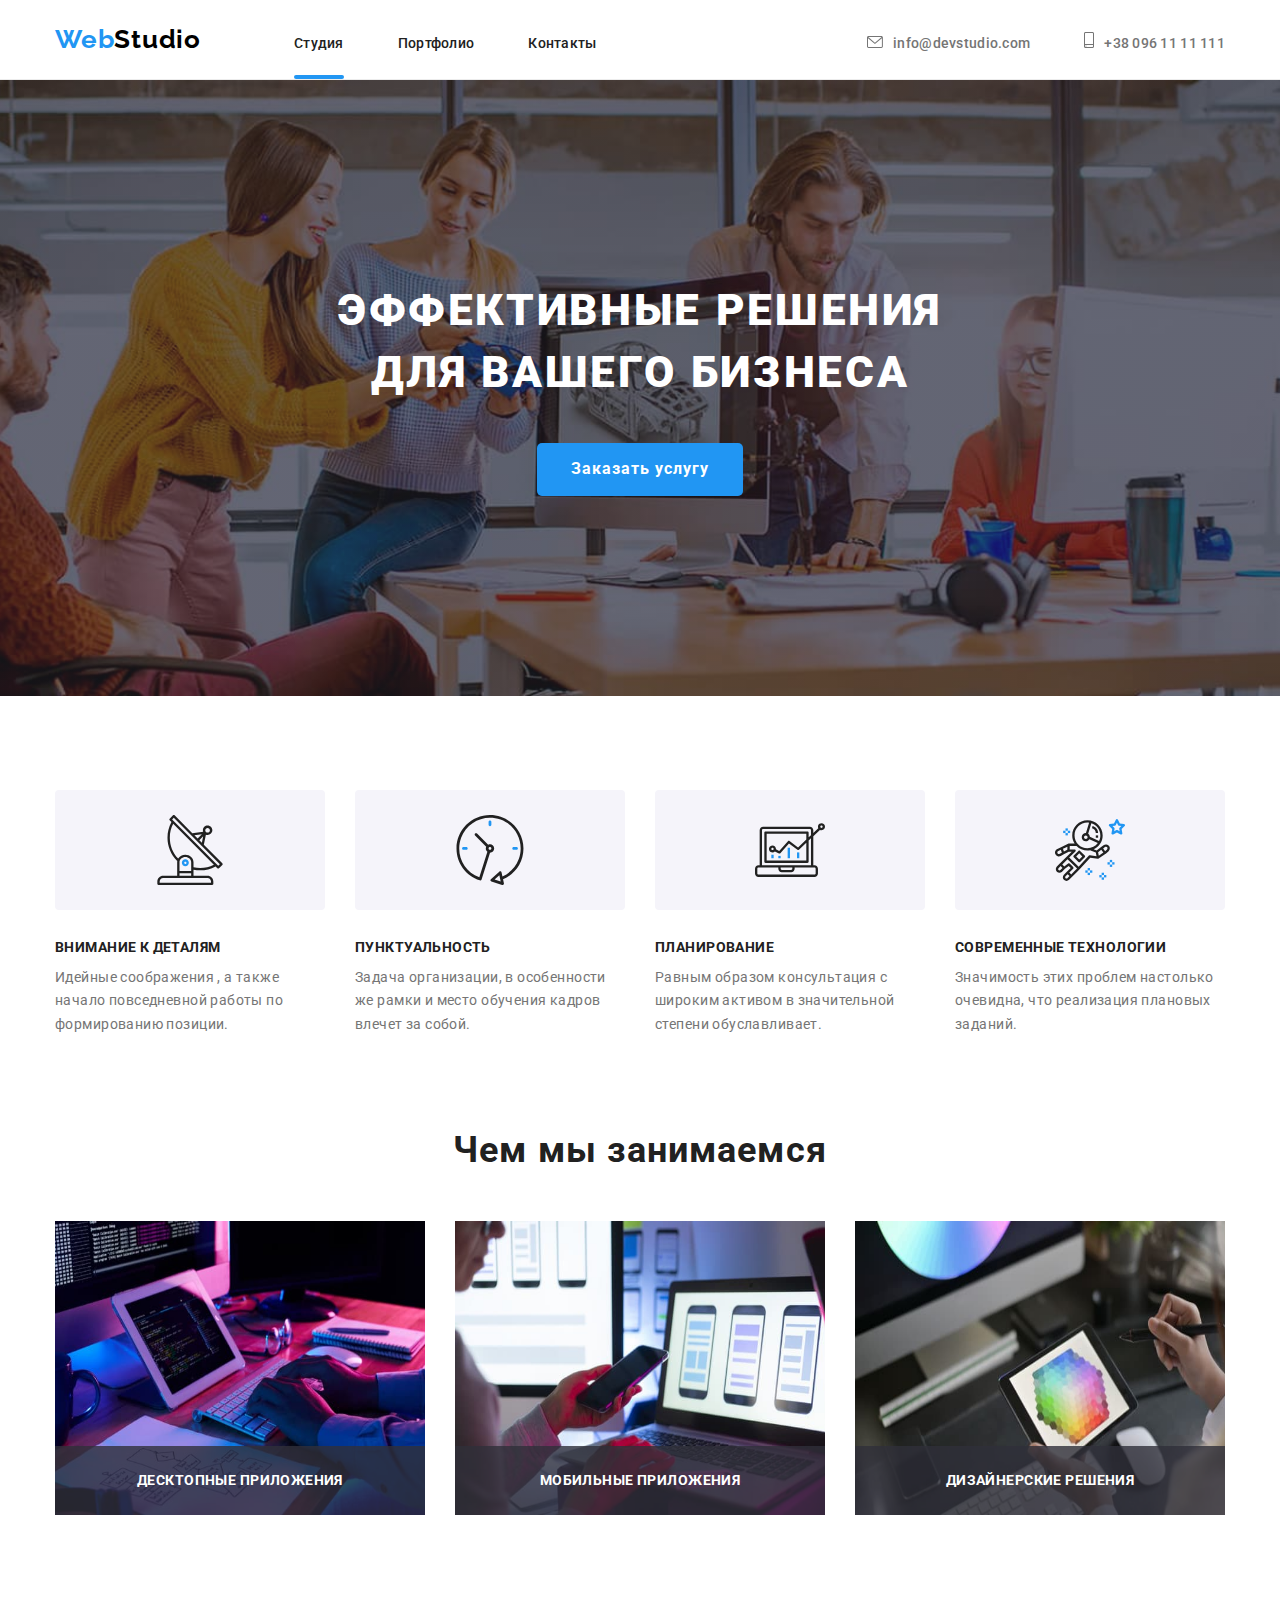
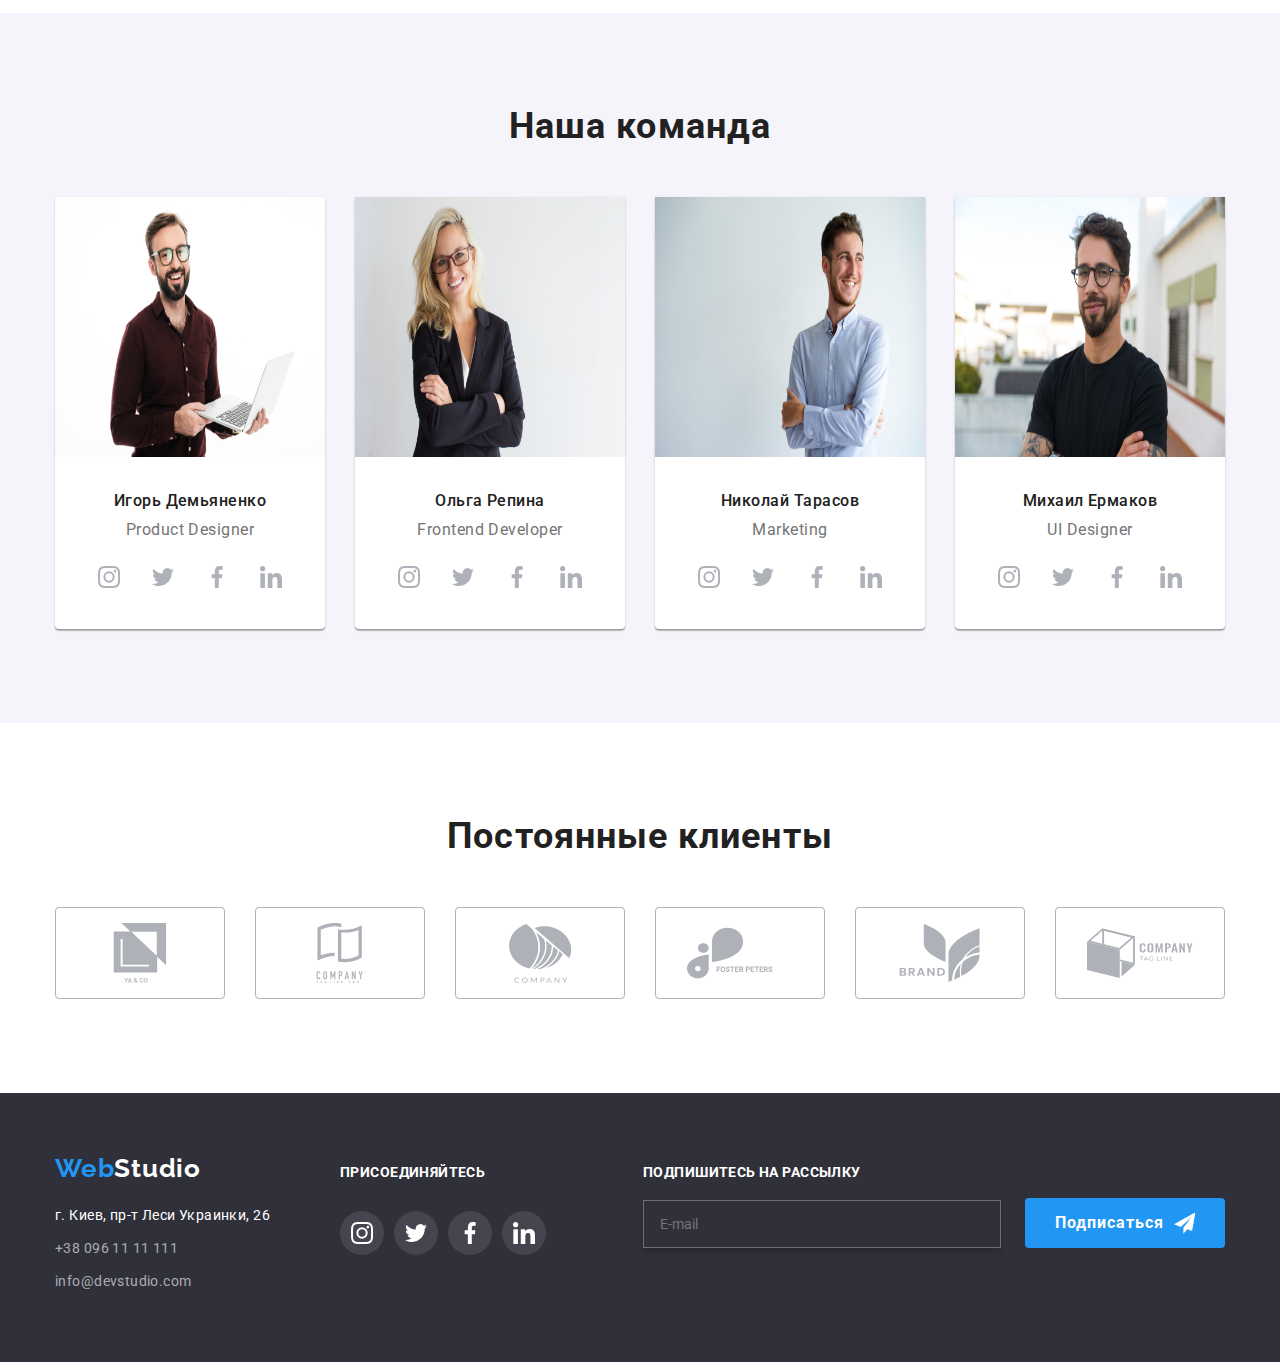
<file: index.html>
<!DOCTYPE html>
<head lang="ru">
<meta charset="UTF-8">
<meta http-equiv="X-UA-Compatible" content="IE=edge">
<meta name="viewport" content="width=device-width, initial-scale=1.0">
<title>WebStudio</title>
<link href="https://fonts.googleapis.com/css2?family=Raleway:wght@700&family=Roboto:wght@400;500;700;900&display=swap"
 rel="stylesheet">
 <link href="https://cdnjs.cloudflare.com/ajax/libs/modern-normalize/1.1.0/modern-normalize.min.css" rel="stylesheet">
<link href="css/styles.css" rel="stylesheet">
<link href="">
</head>
<body>
    <!--1 квадрат-->
    <header>
        <div class="container">
        <a href="index.html" class="header-part logo" lang="en" ><span>Web</span>Studio</a>
        <nav class="header-part">
            <ul class="pages-list link">
                <li><a href="index.html" onclick="return false" class="now">Студия</a></li>
                <li><a href="portfolio.html" >Портфолио</a></li>
                <li><a href="/">Контакты</a></li>
            </ul>
        </nav>
        <div class="contacts header-part">
            <a href="mailto:info@devstudio.com" class=" contact"><svg width="16" height="12"><use href="./images/icons.svg#envelope"></use></svg>info@devstudio.com</a>
            <a href="tel:+380961111111" class=" contact"><svg width="10" height="16"><use href="./images/icons.svg#smartphone"></use></svg>+38 096 11 11 111</a>
            </div>
        </div>
    </div>
    </header>
    <!--2 квадрат-->
    <main>
    <section class="service section">
        <div class="container">
    <h1>Эффективные решения для вашего бизнеса</h1>
    <button type="button" data-modal-open>Заказать услугу</button>
</div>
    </section >
    <!--3 квадрат 1-я часть-->
    <section class="box-1 section" >
        <div class="container">
        <h2 class="none"> Наши качества</h2>
        <ul>
            <li>
<div class="case"><svg width="70px" height="70px">
    <use href="./images/icons.svg#Wi-Fi"></use>
</svg></div>
        <h3>Внимание к деталям</h3>
        <p>Идейные соображения
            , а также <br>начало повседневной работы по формированию
             позиции.</p></li>
             <li > 
                <div class="case"><svg width="70px" height="70px">
                    <use href="./images/icons.svg#Clock"></use>
                </svg></div>
            <h3>Пунктуальность</h3>
        <p>Задача организации, 
            в особенности<br> же рамки и место обучения кадров<br> влечет
             за собой.
        </p></li>
        <li >
<div class="case"><svg width="70px" height="70px">
    <use href="./images/icons.svg#Compik"></use>
</svg></div>
            <h3>Планирование</h3>
        <p>Равным образом консультация
            с <br> широким активом в значительной<br>  степени обуславливает.</p></li>
            <li >
<div class="case"><svg width="70px" height="70px">
    <use href="./images/icons.svg#Cosmo"></use>
</svg></div>
            <h3>Современные технологии</h3>
        <p>Значимость этих проблем настолько <br> очевидна, 
            что реализация плановых<br>  заданий.</p></li>
        </ul>
    </div>
    </section>
    <section class="box-2">
    <div class="container">
    <h2>Чем мы занимаемся</h2>
    <ul >
    <li><img src="images/images-studio/eff34a388bbc6409758a002e5a58c3ca.jpg" 
        alt="programer-working-his-desk-office" width="370" height="294"><p class="type-work">Десктопные приложения</p></li>
    <li><img src="images/images-studio/fe209b7db875477ca0f844823574082d.jpg"
         alt="web-ui-designers-are-developing-application-smartphones-team-creators-is-working-interface-mobile-phones"
    width="370px" height="294px"><p class="type-work">Мобильные приложения</p></li>
    <li><img src="images/images-studio/ff490664ba91f138b9f708e01d65306a.jpg"
         alt="creative-artist-web-design-with-working-colour-selection-graphic-tablet"
    width="370px" height="294px"><p class="type-work">Дизайнерские решения</p></li>
    </div>
</ul>
</div>
    </section>
    <!--2-я часть-->
    <section class="team section">
        <div class="container">
    <h2>Наша команда</h2>
         <ul class="team-list">
            <li><img src="images/images-studio/01b0562402f9066520924acac0be8dc7.jpg" alt="Фотография" width="270px" height="260px">
        <div class="box">
            <h3>Игорь Демьяненко</h3>
            <p>Product Designer</p>
            <ul class="icon">
                <li><a href="/"><svg width="22px" height="22px"><use href="./images/icons.svg#Instagram"></use></svg></li></a>
                <li><a href="/"><svg width="22px" height="22px"><use href="./images/icons.svg#Twitter"></use></svg></li></a>
                <li><a href="/"><svg width="22px" height="22px"><use href="./images/icons.svg#Facebook"></use></svg></li></a>
                <li><a href="/"><svg width="22px" height="22px"><use href="./images/icons.svg#Linkedin"></use></svg></li></a>
            </ul></div></li>
            <li><img src="images/images-studio/8ed9ff0c05008e3e7ae5285b05efd211.jpg" alt="Фотография" width="270px" height="260px">
        <div class="box">
            <h3>Ольга Репина</h3>
            <p>Frontend Developer</p>
            <ul class="icon">
                <li><a href="/"><svg width="22px" height="22px"><use href="./images/icons.svg#Instagram"></use></svg></li></a>
                <li><a href="/"><svg width="22px" height="22px"><use href="./images/icons.svg#Twitter"></use></svg></li></a>
                <li><a href="/"><svg width="22px" height="22px"><use href="./images/icons.svg#Facebook"></use></svg></li></a>
                <li><a href="/"><svg width="22px" height="22px"><use href="./images/icons.svg#Linkedin"></use></svg></li></a>
            </ul></div></li>
            <li> <img src="images/images-studio/c03fb848ed9dfc89543bbe97156c3661.jpg" alt="Фотография" width="270px" height="260px">
        <div class="box">
            <h3>Николай Тарасов</h3>
            <p>Marketing</p>
            <ul class="icon">
                <li><a href="/"><svg width="22px" height="22px"><use href="./images/icons.svg#Instagram"></use></svg></li></a>
                <li><a href="/"><svg width="22px" height="22px"><use href="./images/icons.svg#Twitter"></use></svg></li></a>
                <li><a href="/"><svg width="22px" height="22px"><use href="./images/icons.svg#Facebook"></use></svg></li></a>
                <li><a href="/"><svg width="22px" height="22px"><use href="./images/icons.svg#Linkedin"></use></svg></li></a>
            </ul></div></li>
        <li><img src="images/images-studio/7ff905b2d5f56aa0d2b29aa48e997cd8.jpg"  alt="Фотография" width="270px" height="260px">
        <div class="box">
            <h3>Михаил Ермаков</h3>
            <p>UI Designer</p>
            <ul class="icon">
                <li><a href="/"><svg width="22px" height="22px"><use href="./images/icons.svg#Instagram"></use></svg></li></a>
                <li><a href="/"><svg width="22px" height="22px"><use href="./images/icons.svg#Twitter"></use></svg></li></a>
                <li><a href="/"><svg width="22px" height="22px"><use href="./images/icons.svg#Facebook"></use></svg></li></a>
                <li><a href="/"><svg width="22px" height="22px"><use href="./images/icons.svg#Linkedin"></use></svg></li></a>
            </ul></div></li>
        </ul>
    </div>
</section>
<section class="clients section">
    <div class="container">
    <h2>Постоянные клиенты</h2>
    <ul>
        <li><a href="/">
            <svg width="106px" height="60px">
                <use  href="images/icons.svg#icon-Client-1"></use>
            </svg></a>
        </li>
        <li><a href="/">
            <svg width="106px" height="60px">
                <use href="images/icons.svg#icon-Client-2"></use>
            </svg></a>
        </li>
        <li><a href="/">
            <svg width="106px" height="60px">
                <use href="images/icons.svg#icon-Client-3"></use>
            </svg></a>
        </li>
        <li><a href="/">
            <svg width="106px" height="60px">
                <use href="images/icons.svg#icon-Client-4"></use>
            </svg></a>
        </li>
        <li><a href="/">
            <svg width="106px" height="60px">
                <use  href="images/icons.svg#icon-Client-5"></use>
            </svg></a>
        </li>
        <li><a href="/">
            <svg width="106px" height="60px">
                <use href="images/icons.svg#icon-Client-6"></use>
            </svg>
        </a>
        </li>
    </ul>
</div>
</section>
</main>
<!--4 квадрат-->
    <footer>
        <div class="container">
            <div class="line">
        <a href="index.html" class="footer-logo" lang="en"><span>Web</span>Studio</a>
        <address>
            <ul>
            <li><a href="https://www.google.com/maps/place/%D0%B1%D1%83%D0%BB%D1%8C%D0%B2%D0%B0%D1%80+%D0%9B%D0%B5%D1%81%D1%96+%D0%A3%D0%BA%D1%80%D0%B0%D1%97%D0%BD%D0%BA%D0%B8,+26,+%D0%9A%D0%B8%D1%97%D0%B2,+02000/@50.4265807,30.5361971,17z/" 
            target="_blank"  rel="noopener noreferrer">г. Киев, пр-т Леси Украинки, 26</a> </li>
            <li><a href="tel:+380961111111" class="tel">+38 096 11 11 111</a></li>
            <li><a href="mailto:info@devstudio.com" class="mail">info@devstudio.com</a></li>
    </ul>
    </address>
</div>
<div class="massenger line">
    <h3>присоединяйтесь</h3>
    <ul>
        <li><a href="/"><svg width="22px" height="22px"><use href="./images/icons.svg#Instagram"></use></svg></a></li>
        <li><a href="/"><svg width="22px" height="22px"><use href="./images/icons.svg#Twitter"></use></svg></a></li>
        <li><a href="/"><svg width="22px" height="22px"><use href="./images/icons.svg#Facebook"></use></svg></a></li>
        <li><a href="/"><svg width="22px" height="22px"><use href="./images/icons.svg#Linkedin"></use></svg></a></li>
    </ul>
</div>
<form class="form-footer">
    <label class="row">Подпишитесь на рассылку
        <input type="email" name="email" placeholder="E-mail"></input>
</label>
<button type="submit">Подписаться<svg width="22px" height="22px">
    <use href="images/icons.svg#icon-send"></use>
</svg></button>
</form>
</div>
    </footer>
    <div class="backdrop is-hidden" data-modal>
        <div class="modal">
            <p>Оставьте свои данные, мы вам перезвоним</p>
<form class="modal-form">
    <label  >
        <input type="text" name="name" class="modal-input">
        <span class="input-svg"><svg width="18px" height="18px">
            <use href="./images/icons.svg#person-black"></use>
        </svg></span>
        <span class="up">Имя</span>
    </label>
    <label  >
        <input type="tel" name="tel" class="modal-input">
        <span class="input-svg"><svg width="18px" height="18px">
            <use href="./images/icons.svg#phone-black"></use>
        </svg></span>
        <span class="up">Телефон</span>
    </label>
    <label>
        <input type="email" name="email"  class="modal-input">
        <span class="input-svg"><svg width="18px" height="18px">
            <use href="./images/icons.svg#email-black"></use>
        </svg></span>
        <span class="up">Почта</span>
    </label>
    <label class="textarea">
        <span>Комментарий</span>
        <textarea name="comment" placeholder="Введите текст"></textarea>
    </label>
    <label class="checkbox">
    <input type="checkbox" name="accept"/>
    <span class="icon-checkbox"></span>
    Соглашаюсь с рассылкой и принимаю&nbsp<span>Условия договора</span>
    </label>            
    <button type="submit" class="form-button">Отправить</button>
</form>

        <button type="button" data-modal-close>
            <svg width="11px" height="11px">
            <use href="./images/icons.svg#Vector"></use>
            </svg>
        </button>
    </div>
    </div>
    <script src="js/modal.js"></script>
</body>
</html>
</file>
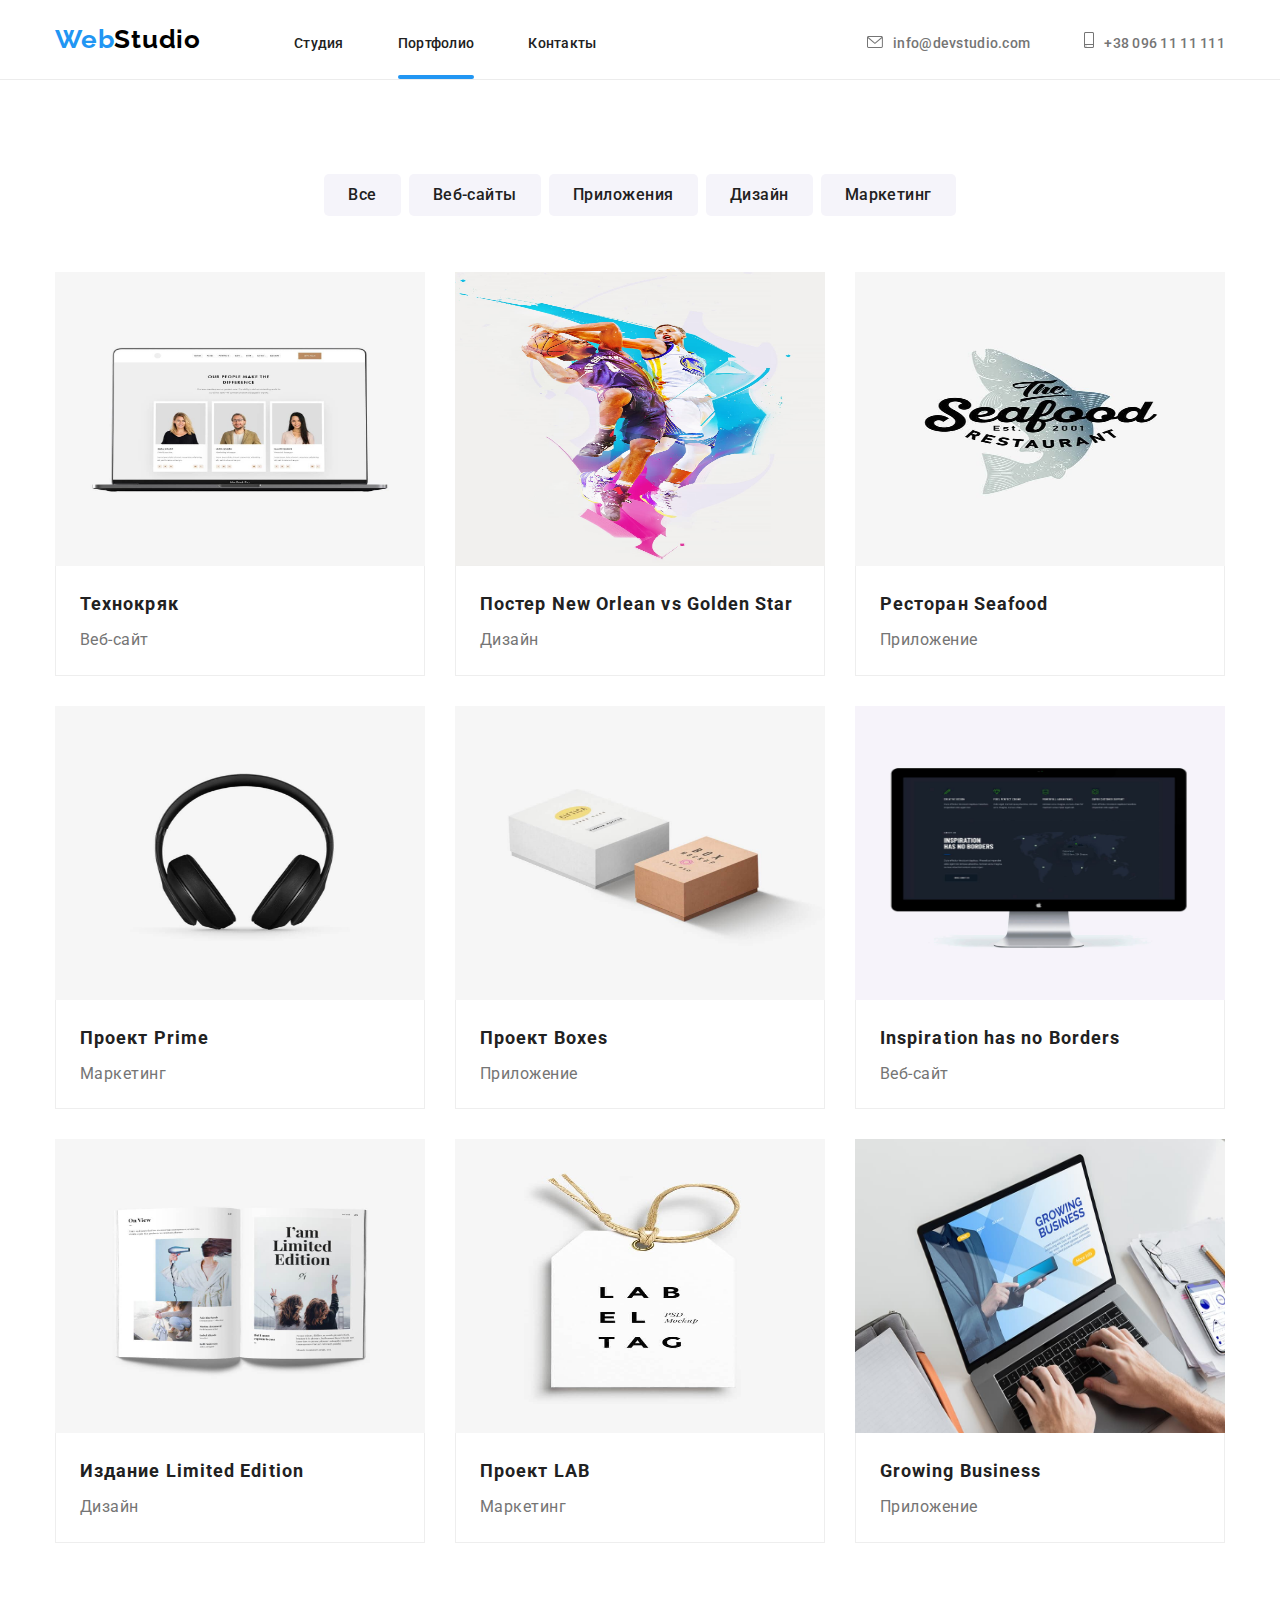
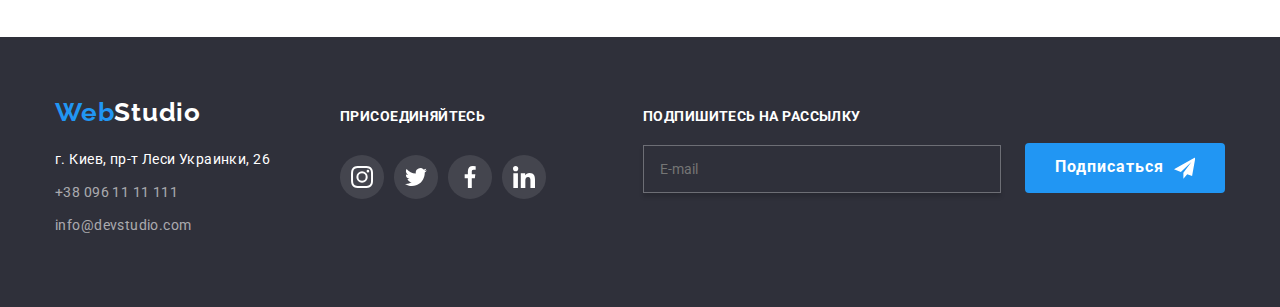
<file: portfolio.html>
<!DOCTYPE html>
<head lang="ru">
    <meta charset="UTF-8">
    <meta http-equiv="X-UA-Compatible" content="IE=edge">
    <meta name="viewport" content="width=device-width, initial-scale=1.0">
<title>WebStudio</title>
<link href="https://fonts.googleapis.com/css2?family=Raleway:wght@700&family=Roboto:wght@400;500;700;900&display=swap"
 rel="stylesheet">
 <link href="https://cdnjs.cloudflare.com/ajax/libs/modern-normalize/1.1.0/modern-normalize.min.css" rel="stylesheet">
 <link href="css/styles.css" rel="stylesheet">
</head>
<body>
    <header>
        <div class="container">
        <a href="index.html" class="logo header-part" lang="en" ><span>Web</span>Studio</a>
        <nav class="header-part">
            <ul class="pages-list link">
                <li><a href="index.html">Студия</a></li>
                <li><a href="portfolio.html" onclick="return false" class="now">Портфолио</a></li>
                <li><a href="/">Контакты</a></li>
            </ul>
        </nav>
        <div class="contacts header-part">
        <a href="mailto:info@devstudio.com" class=" contact"><svg width="16" height="12"><use href="./images/icons.svg#envelope"></use></svg>info@devstudio.com</a>
        <a href="tel:+380961111111" class=" contact"><svg width="10" height="16"><use href="./images/icons.svg#smartphone"></use></svg>+38 096 11 11 111</a>
        </div>
    </div>
    </header>
    <main>
        <section class="section">
            <h1 class="none">portfolio</h1>
            <div class="container">
            <!--button--->
            <ul class="catalog">
                <li ><button type="button" >Все</button></li>
                <li ><button type="button" >Веб-сайты</button></li>
                <li ><button type="button" >Приложения</button></li>
                <li ><button type="button" >Дизайн</button></li>
                <li ><button type="button" >Маркетинг</button></li>
            </ul>
 <!--imeges-list-->
            <ul class="catalog-list">
            <li class="images-portfolio"><div class="overlay-box">
                <img src="images/images-portfolio/ce3ece7da5d4fa1e76837a53a90fe6e4.jpg" alt="product" width="370px" height="295px">
                <p class="overlay">Ресурс предлагает комплексные предложения с разным уровнем функционала и сервисов. 
                    Все это позволит посетителю получить исчерпывающие сведения о компании или частном лице.</p></div>
                <div class="box">
                <h2>Технокряк</h2>
                <p>Веб-сайт</p>
            </li>
            <li class="images-portfolio"><div class="overlay-box">
                <img src="images/images-portfolio/2af7c242b4ca1f507cebceb1a12a0d5e.jpg" alt="product" width="370px" height="295px">
                <p class="overlay">Ресурс предлагает комплексные предложения с разным уровнем функционала и сервисов. 
                    Все это позволит посетителю получить исчерпывающие сведения о компании или частном лице.</p></div>
                <div class="box"><h2>Постер New Orlean vs Golden Star</h2>
                <p>Дизайн</p></div>
            </li>
            <li class="images-portfolio"><div class="overlay-box">
                <img src="images/images-portfolio/1a433c208105e34dc9868a3bff6ab127.jpg" alt="product" width="370px" height="295px">
                <p class="overlay">Ресурс предлагает комплексные предложения с разным уровнем функционала и сервисов. 
                    Все это позволит посетителю получить исчерпывающие сведения о компании или частном лице.</p></div>
                <div class="box"><h2>Ресторан Seafood</h2>
                <p>Приложение</p></div>
            </li>
            <li class="images-portfolio"><div class="overlay-box">
                <img src="images/images-portfolio/ba4be2b1f0cfb199e4af12cdfc7deb53.jpg" alt="product" width="370px" height="295px">
                <p class="overlay">Ресурс предлагает комплексные предложения с разным уровнем функционала и сервисов. 
                    Все это позволит посетителю получить исчерпывающие сведения о компании или частном лице.</p></div>
                <div class="box"><h2>Проект Prime</h2>
                <p>Маркетинг</p></div>
            </li>
            <li class="images-portfolio"><div class="overlay-box">
                <img src="images/images-portfolio/096c3e96fbdfa1efd6ca17564f4b60ac.jpg" alt="product" width="370px" height="295px">
                <p class="overlay">Ресурс предлагает комплексные предложения с разным уровнем функционала и сервисов. 
                    Все это позволит посетителю получить исчерпывающие сведения о компании или частном лице.</p></div>
                <div class="box"><h2>Проект Boxes</h2>
                <p>Приложение</p></div>
            </li>
            <li class="images-portfolio"><div class="overlay-box">
                <img src="images/images-portfolio/35cc11f87c4be2640549c8b71a221417.jpg" alt="product" width="370px" height="295px">
                <p class="overlay">Ресурс предлагает комплексные предложения с разным уровнем функционала и сервисов. 
                    Все это позволит посетителю получить исчерпывающие сведения о компании или частном лице.</p></div>
                <div class="box"><h2 lang="en">Inspiration has no Borders</h2>
                <p>Веб-сайт</p></div>
            </li>
            <li class="images-portfolio"><div class="overlay-box">
                <img src="images/images-portfolio/9883873751631631df6d5595b83d684c.jpg" alt="product" width="370px" height="295px">
                <p class="overlay">Ресурс предлагает комплексные предложения с разным уровнем функционала и сервисов. 
                    Все это позволит посетителю получить исчерпывающие сведения о компании или частном лице.</p></div>
                <div class="box"><h2>Издание Limited Edition</h2>
                <p>Дизайн</p></div>
            </li>
            <li class="images-portfolio"><div class="overlay-box">
                <img src="images/images-portfolio/22b3731453c05728d01567341b63797c.jpg" alt="product" width="370px" height="295px">
                <p class="overlay">Ресурс предлагает комплексные предложения с разным уровнем функционала и сервисов. 
                    Все это позволит посетителю получить исчерпывающие сведения о компании или частном лице.</p></div>
                <div class="box"><h2>Проект LAB</h2>
                <p>Маркетинг</p></div>
            </li>
            <li class="images-portfolio"><div class="overlay-box">
                <img src="images/images-portfolio/dc8bd39cf3d9ed5df9520ffb8173dc62.jpg" alt="product" width="370px" height="295px">
                <p class="overlay">Ресурс предлагает комплексные предложения с разным уровнем функционала и сервисов. 
                    Все это позволит посетителю получить исчерпывающие сведения о компании или частном лице.</p></div>
                <div class="box"><h2 lang="en">Growing Business</h2>
                <p>Приложение</p></div>
            </li>
        </ul>
    </div>
    </section>
    </main>
    <footer>
        <div class="container">
            <div class=" line">
        <a href="index.html" class="footer-logo" lang="en"><span>Web</span>Studio</a>
        <address>
            <ul>
            <li><a href="https://www.google.com/maps/place/%D0%B1%D1%83%D0%BB%D1%8C%D0%B2%D0%B0%D1%80+%D0%9B%D0%B5%D1%81%D1%96+%D0%A3%D0%BA%D1%80%D0%B0%D1%97%D0%BD%D0%BA%D0%B8,+26,+%D0%9A%D0%B8%D1%97%D0%B2,+02000/@50.4265807,30.5361971,17z/" 
            target="_blank"  rel="noopener noreferrer">г. Киев, пр-т Леси Украинки, 26</a> </li>
            <li><a href="tel:+380961111111" class="tel">+38 096 11 11 111</a></li>
            <li><a href="mailto:info@devstudio.com" class="mail">info@devstudio.com</a></li>
    </ul>
    </address>
</div>
<div class="massenger line">
    <h3>присоединяйтесь</h3>
    <ul>
        <li><a href="/"><svg width="22px" height="22px"><use href="./images/icons.svg#Instagram"></use></svg></a></li>
        <li><a href="/"><svg width="22px" height="22px"><use href="./images/icons.svg#Twitter"></use></svg></a></li>
        <li><a href="/"><svg width="22px" height="22px"><use href="./images/icons.svg#Facebook"></use></svg></a></li>
        <li><a href="/"><svg width="22px" height="22px"><use href="./images/icons.svg#Linkedin"></use></svg></a></li>
    </ul>
</div>
<form class="form-footer">
    <label class="row">Подпишитесь на рассылку
        <input type="email" name="email" placeholder="E-mail"></input>
</label>
<button type="submit">Подписаться<svg width="22px" height="22px">
    <use href="images/icons.svg#icon-send"></use>
</svg></button>
</form>
</div>
    </footer>
    <script src="js/modal.js"></script>
</body>
</html>
</file>
<file: css/styles.css>
body{
    font-family:'Roboto',sans-serif;
    color: #212121;
}
.none{
    display: none;
}
.container{
    width: 1200px;
    margin-left: auto;
    margin-right: auto;
    padding-right: 15px;
    padding-left: 15px;
}

.section{
    padding: 94px 0px;
}
ul,h1,h2,h3,h4,h5,h6,p,a,div,img,span,input,label,li{
    margin: 0;
    padding: 0;
}
/*header styles*/
header{
    border-bottom:1px solid #ECECEC;
    padding: 24px 0;
    background-color: rgba(255, 255, 255, 1);
}
.logo{
    font-family:'Raleway';
    font-weight: 700;
    font-size: 26px;
    line-height: 1.2;
    letter-spacing: 0.03em;
    color: #000;
    margin-right: 93px;
}
header .container{
    display: flex;
    align-items: baseline;
}
.header-part{
    display: inline-block;
    text-decoration: none;
}
.pages-list li{
display: inline-block;
margin-right: 50px;
}
.pages-list a{
text-decoration: none;
font-weight: 500;
font-size: 14px;
line-height: 1.1;
letter-spacing: 0.02em;
color: #212121;
}
span{
    color: #2196F3;
}
.link .now{
    position:relative;
}
.link .now::after{
    content: "";
    position: absolute;
    width: 100%;
    height: 4px;
    background-color: #2196F3;
    border-radius: 2px;
    bottom:-28px;
    left: 0;
}
.pages-list a{
    transition: color 250ms cubic-bezier(0.4, 0, 0.2, 1);
}
.pages-list a:hover,
.pages-list a:focus{
    color: #2196F3;
}
.contacts{
    margin-left: auto;
}
.contacts svg{
    margin-right: 10px;
}
.container .contact{
font-weight: 500;
font-size: 14px;
line-height: 1.1px;
letter-spacing: 0.02em;
color: #757575;
text-decoration: none;
}
.contact{
    fill: rgba(117, 117, 117, 1);
    transition: color 250ms cubic-bezier(0.4, 0, 0.2, 1);
}
.contact:hover,
.contact:focus{
    color: #2196F3;
    fill: #2196F3;
}
header a[href^="mailto"]{
    margin-right: 50px;
}
/*main studio*/
.service{
background-color:#2F303A;
padding: 200px 0px;
background-image: linear-gradient(to left,rgba(47,48,58,0.4), rgba(47,48,58,0.4)) , url("../images/images-studio/back.jpg");
background-repeat: no-repeat;
background-position: center;
max-width: 1600;
background-size: cover;
}
.service h1{
font-weight: 900;
font-size: 44px;
line-height: 1.4;
text-align: center;
letter-spacing: 0.06em;
text-transform: uppercase;
color: #FFFFFF;
width: 696px;
margin-right: auto;
margin-left: auto;
}
.service button{
font-family:'Roboto';
border-radius: 5px;
border-color: transparent;
background-color: #2196F3;
color:#fff;
font-weight: 700;
font-size: 16px;
line-height: 1.8;
margin-left: auto;
margin-right: auto;
display: flex;
text-align: center;
justify-content: center;
letter-spacing: 0.06em;
cursor: pointer;
padding: 10px 32px;
margin-top: 40px;
transition: background-color 250ms cubic-bezier(0.4, 0, 0.2, 1);
}
.service button:focus,
.service button:hover{
    background-color: #F5F4FA;
}
.box{
    padding: 30px 32px;
}
.case{
    display: flex;
    justify-content: center;
    align-items: center;
    width: 270px;
    height: 120px;
    background: rgba(245, 244, 250, 1);
    margin-bottom: 30px;
    border-radius: 4px;
    fill: #F5F4FA;
}
.box-1{
    padding-inline-start: 0px;
    list-style-type: none;
}
.box-1 ul{
    display: flex;
    justify-content: space-between;
    list-style-type: none;
}
.box-1 h3{
    font-weight: 700;
    font-size: 14px;
    line-height: 1.1;
    letter-spacing: 0.03em;
    text-transform: uppercase;
    color: #212121;
    margin-bottom:10px ;
}
.box-1 p{
font-size: 14px;
line-height: 1.7;
letter-spacing: 0.03em;
color: #757575;
}
.box-1 li{
    width: 270px;
}
.box-2{
padding-bottom: 94px;
}
.box-2 h2{
font-weight: 700;
font-size: 36px;
line-height: 1.1;
text-align: center;
letter-spacing: 0.03em;
color: #212121;
margin-bottom: 50px;
}
.box-2 ul{
    padding-inline-start: 0px;
    list-style-type: none;
    display: flex;
    justify-content: space-between;
}
.type-work{
    position: absolute;
    width: 100%;
    padding: 27px 0;
    bottom: 4px;
    left: 0;
    font-weight: 700;
    font-size: 14px;
    line-height: 1.1;
    letter-spacing: 0.03em;
    text-align: center;
    text-transform: uppercase;
    color: #FFFFFF;
    background-color: rgba(47, 48, 58, 0.8);
}
.box-2 li{
    display: block;
    position: relative;
}
.team{
    background-color: #F5F4FA;
}
.team h2{
font-weight: 700;
font-size: 36px;
line-height: 1.1;
text-align: center;
letter-spacing: 0.03em;
color: #212121;
margin-bottom: 50px;
}
.icon{
    display: flex;
    list-style-type: none;
    padding-inline-start: 0;
}
.icon li{
    margin-right: 10px;
}
.icon a{
    background-color: rgba(255, 255, 255, 0.1);
    fill: rgba(175, 177, 184, 1);
    border-radius: 50% 50%;
    width: 44px;
    height: 44px;
    display: flex;
    justify-content: center;
    align-items: center;
    transition: all 250ms cubic-bezier(0.4, 0, 0.2, 1);}
    .icon a:hover,
    .icon a:focus{
        background-color: #2196F3;
        fill:#fff
    }
    .icon li:last-child{
        margin-right: 0;
    }
.team-list > li{
background: #FFFFFF;
box-shadow: 0px 1px 3px rgba(0, 0, 0, 0.12), 0px 1px 1px rgba(0, 0, 0, 0.14), 0px 2px 1px rgba(0, 0, 0, 0.2);
border-radius: 0px 0px 4px 4px;
}
.team ul{
    list-style-type: none;
    padding-inline-start:0px;
    display: flex;
    justify-content: space-between;
}
.team h3{
    font-weight: 500;
    font-size: 16px;
    line-height: 1.2;
    text-align: center;
    letter-spacing: 0.03em;
    margin-bottom: 10px;
}
.team p{
    font-weight: 400;
    font-size: 16px;
    line-height: 1.2;
    text-align: center;
    letter-spacing: 0.03em;
    color: #757575;
    margin-bottom: 16px;
}
.catalog-list .box{
    padding: 20px 24px;
    box-sizing: border-box;
    width: 370px;
    border-left: 1px solid #EEEEEE;
    border-right: 1px solid #EEEEEE;
    border-bottom: 1px solid #EEEEEE;
}
.clients ul{
    display: flex;
    list-style-type: none;
    padding-inline-end: 0;
    flex-wrap: wrap;
    gap: 30px;
    box-sizing: border-box;
} 

.clients a{
    box-sizing: border-box;
    display: flex;
    align-items: center;
    justify-content: center;
    width: 170px;
    height: 92px;
    fill: #afb1b8;
    border:1px solid rgba(175, 177, 184, 1) ;
    border-radius: 4px;
    transition: border,fill 250ms,250ms cubic-bezier(0.4, 0, 0.2, 1);
}

.clients a:hover,
.clients a:focus{
    fill: #2196F3;
    border: 1px solid #2196F3;
}

.clients h2{
font-weight: 700;
font-size: 36px;
line-height: 1.1;
text-align: center;
letter-spacing: 0.03em;
margin-bottom: 50px;
}
/*main partfolio*/
.catalog li{
    display: inline-block;
    margin-left: 4px;
    margin-right: 4px;
}
.catalog button{
font-weight: 500;
font-size: 16px;
line-height: 1.6;
text-align: center;
letter-spacing: 0.03em;
color: #212121;
border-radius: 5px;
border-color: transparent;
background-color: #F5F4FA;
cursor: pointer;
font-family:'Roboto';
padding: 6px 22px;
transition: all 250ms cubic-bezier(0.4, 0, 0.2, 1);
}
.catalog button:hover,
.catalog button:focus{
    background-color: #2196F3;
    color: #fff;
    box-shadow: 0px 4px 4px 0px rgba(0, 0, 0, 0.25);
}
.catalog{
    padding-inline-start: 0px;
    list-style-type: none;
    display: flex;
    justify-content: center;
    margin-bottom: 56px;
}
.catalog-list li{
    display: inline-block;
    transition: box-shadow 250ms cubic-bezier(0.4, 0, 0.2, 1);
}
.catalog-list li:hover{
    box-shadow: 0px 4px 4px 0px rgba(0, 0, 0, 0.25);
}
.catalog-list{
    display: flex;
    flex-wrap: wrap;
    gap: 30px;
}
.catalog-list h2{
font-weight: 700;
font-size: 18px;
line-height: 2;
letter-spacing: 0.06em;
color: #212121;
margin-bottom: 4px;
}
.catalog-list p{
font-size: 16px;
line-height: 1.8;
letter-spacing: 0.03em;
color: #757575;
}
.catalog-list{
padding-inline-start: 0px;
list-style-type: none;
}
.overlay-box{
    width: 370px;
    height: 294px;
    overflow: hidden;
    position: relative;
}
p[class="overlay"]{
    position: absolute;
    top: 0;
    left: 0;
    width: 100%;
    height: 100%;
    background-color: rgba(33, 150, 243, 0.9);
    transform: translateY(100%);
    font-size: 18px;
    line-height: 1.6;
    letter-spacing: 0.03em;
    color: #FFFFFF;
    transition: transform 250ms cubic-bezier(0.4, 0, 0.2, 1);
    padding: 63px 24px;
}
.overlay-box:hover .overlay{
    transform: translateY(0);
}
.backdrop{
    position: fixed;
    width: 100%;
    height: 100%;
    background-color: rgba(0, 0, 0, 0.2);
    top: 0;
    left: 0;
    transition: transform 250ms cubic-bezier(0.4, 0, 0.2, 1);
}
.modal{
    position: absolute;
    left:50%;
    top:50%;
    transform: translate(-50%,-50%);
    background-color:rgba(255, 255, 255, 1);
    width: 528px;
    height: 581px;
    box-shadow: 0px 1px 3px rgba(0, 0, 0, 0.12), 0px 1px 1px rgba(0, 0, 0, 0.14), 0px 2px 1px rgba(0, 0, 0, 0.2);
    border-radius: 4px;
    padding: 40px 40px;
}
.modal button[data-modal-close]{
    width: 30px;
    height: 30px;
    fill: rgba(0, 0, 0, 1);
    background-color:rgba(255, 255, 255, 1) ;
    border:1px solid rgba(0, 0, 0, 0.1) ;
    border-radius: 50% 50%;
    position: fixed;
    top:8px;
    right: 8px;
    transition: fill 250ms cubic-bezier(0.4, 0, 0.2, 1);
}
.form-button{
box-sizing: border-box;
margin-left: auto;
margin-right: auto;
background-color: #2196F3;
font-weight: 700;
font-size: 16px;
line-height: 30px;
display: flex;
align-items: center;
text-align: center;
letter-spacing: 0.06em;
color: #FFFFFF;
border-width: 0;
border-radius: 4px;
padding: 10px 55px;
margin-top: 30px;
}
.modal-form {
    display: flex;
    flex-direction: column;
}
.modal-form label:not(:nth-last-child(-n+3)){
    position: relative;
    margin-bottom: 28px;
}
.modal p{
    font-weight: 700;
    font-size: 20px;
    line-height: 1.1;
    text-align: center;
    letter-spacing: 0.03em;
    margin-bottom: 30px;
}
.modal-input ~ span{
    position: absolute;
    top:11px;
    left: 12px;
    bottom: 11px;
    fill: #212121;
    transition: fill 250ms cubic-bezier(0.4, 0, 0.2, 1);
}
.modal-input{
    width: 100%;
    padding: 11px 0 11px 42px;
    border: 1px solid rgba(33, 33, 33, 0.2);
    border-radius: 4px;
    box-sizing:border-box;
    height: 40px;
    transition: border-color 250ms cubic-bezier(0.4, 0, 0.2, 1);
}
.up{
transform: translate(-12px,-28px);
font-size: 12px;
line-height: 14px;
letter-spacing: 0.01em;
color: #757575;
}
.modal-form label:nth-child(3){
margin-bottom: 10px;
box-sizing: border-box;
}
.checkbox span{
    font-size: 14px;
    line-height: 1.7;
    letter-spacing: 0.03em;
    color: #2196F3;
    text-decoration-line:underline;
}
.textarea span{
font-size: 12px;
line-height: 1.1;
letter-spacing: 0.01em;
color: #757575;
}
.textarea{
margin-bottom: 20px;
box-sizing: border-box; 
}
.textarea textarea{
    margin-top: 4px;
    width: 448px;
    height:120px ;
    border: 1px solid rgba(33, 33, 33, 0.2);
    border-radius: 4px;
    resize: none;
    padding: 12px 16px;
    box-sizing: border-box;
    transition: border-color 250ms cubic-bezier(0.4, 0, 0.2, 1);
}
textarea:focus{
    outline: none;
    border-color: #2196F3;
}
.modal-input:focus + span,
.modal-input:focus{
    fill: #2196F3;
    border-color:#2196F3;
    outline: none;
}
.checkbox {
font-size: 14px;
line-height: 1.7;
letter-spacing: 0.03em;
color: #757575;
display: flex;
align-items: center;
justify-content: center;
}
input[type="checkbox"]{
    position: absolute;
    width: 1px;
    height: 1px;
    margin: -1px;
    padding: 0;
    border: 0;
    overflow: hidden;
    clip: rect(0 0 0 0);
}
.icon-checkbox{
    display: inline-block;
    width: 16px;
    height: 15px;
    border: 2px solid #000000;
    box-shadow: 0px 4px 4px rgba(0, 0, 0, 0.25);
    border-radius: 4px;
    margin-right: 8px;
    transition: border-color,background-color 250ms cubic-bezier(0.4, 0, 0.2, 1);
}
input[type="checkbox"]:checked + .icon-checkbox{
    border-color: #2196F3;
    background-image: url('../images/images-studio/icon-check.svg');
    background-color: #2196F3;
    background-size: contain;
    background-origin:content-box;
    background-position: center;
}
.is-hidden{
pointer-events: none;
transform: scale(0);
visibility: hidden;
opacity: 0;
}
button[data-modal-close]:hover,
button[date-modal-close]:focus
{
fill: #2196F3;
}
/*footer styles*/
footer{
background-color:#2F303A;
padding: 60px 0px;
}
footer div[class="container"]{
    display: flex;
    align-items: baseline;
}
footer address{
    font-style: normal;
}
.footer-logo{
font-family:'Raleway';
display: inline-block;
font-weight: 700;
font-size: 26px;
line-height: 1.2;
letter-spacing: 0.03em;
color: #fff;
text-decoration: none;
margin-bottom: 20px;
}
address ul{
    list-style-type: none;
    padding-inline-start: 0px;
}
address li{
    margin-bottom: 9px;
}
a[target]{
    font-size: 14px;
    line-height: 1.7; 
    letter-spacing: 0.03em; 
    color: #FFFFFF;
    text-decoration: none;
    transition: color 250ms cubic-bezier(0.4, 0, 0.2, 1);
    margin-right:70px;
}
.mail{
font-size: 14px;
line-height: 1.7;
letter-spacing: 0.03em;
color: rgba(255, 255, 255, 0.6);
text-decoration: none;
transition: color 250ms cubic-bezier(0.4, 0, 0.2, 1);
}
a[target]:hover,
a[target]:focus{
color: #2196F3;
}
.tel{
font-size: 14px;
line-height: 1.7;
letter-spacing: 0.03em;
color: rgba(255, 255, 255, 0.6);
text-decoration: none;
transition: color 250ms cubic-bezier(0.4, 0, 0.2, 1);
}
.tel:hover,
.tel:focus{
    color: #2196F3;
}
.mail:hover,
.mail:focus{
    color: #2196F3;
}

.massenger h3{
font-weight: 700;
font-size: 14px;
line-height: 1.23;
letter-spacing: 0.03em;
text-transform: uppercase;
color: #FFFFFF;
margin-bottom: 30px;
}
.massenger li:not(:last-child){
    margin-right: 10px;
}
.massenger ul{
    display: flex;
    list-style-type: none;
    padding-inline-start: 0;
}
.massenger a{
    background-color: rgba(255, 255, 255, 0.1);
    border-radius: 50% 50%;
    width: 44px;
    height: 44px;
    display: flex;
    justify-content: center;
    align-items: center;
    transition: background-color 250ms cubic-bezier(0.4, 0, 0.2, 1);}
    .massenger a:hover,
    .massenger a:focus{
        background-color: #2196F3;
    }

.massenger svg{
fill: #fff;
}
.form-footer label{
display: block;
font-weight: 700;
font-size: 14px;
line-height: 1.1;
letter-spacing: 0.03em;
text-transform: uppercase;
color: #FFFFFF;
}
form{
    display: flex;
    margin-left: auto;
}
.form-footer input{
    margin-top: 20px;
    display: block;
    width: 358px;
    padding-top: 15px;
    padding-left: 16px;
    padding-bottom: 15px;
    border:1px solid rgba(255, 255, 255, 0.3);
    box-shadow:0px 4px 4px 0px rgba(0, 0, 0, 0.15);
    background-color: transparent;
    margin-right: 12px;
    color: rgba(255, 255, 255, 0.6);
}
.form-footer button{
    border-radius:4px;
    margin-top: auto;
    padding:10px 28px;
    background-color: #2196F3;
    width: 200px;
    height: 50px;
    color: #fff;
    border-color: transparent;
    font-weight: 700;
    font-size: 16px;
    line-height: 1.8;
    display: flex;
    align-items: center;
    justify-content: center;
    text-align: center;
    letter-spacing: 0.06em;
    color: #FFFFFF;
    margin-left: 12px;
    fill: rgba(255, 255, 255, 1);
}
.form-footer svg{
    margin-left: 10px;
}
</file>
